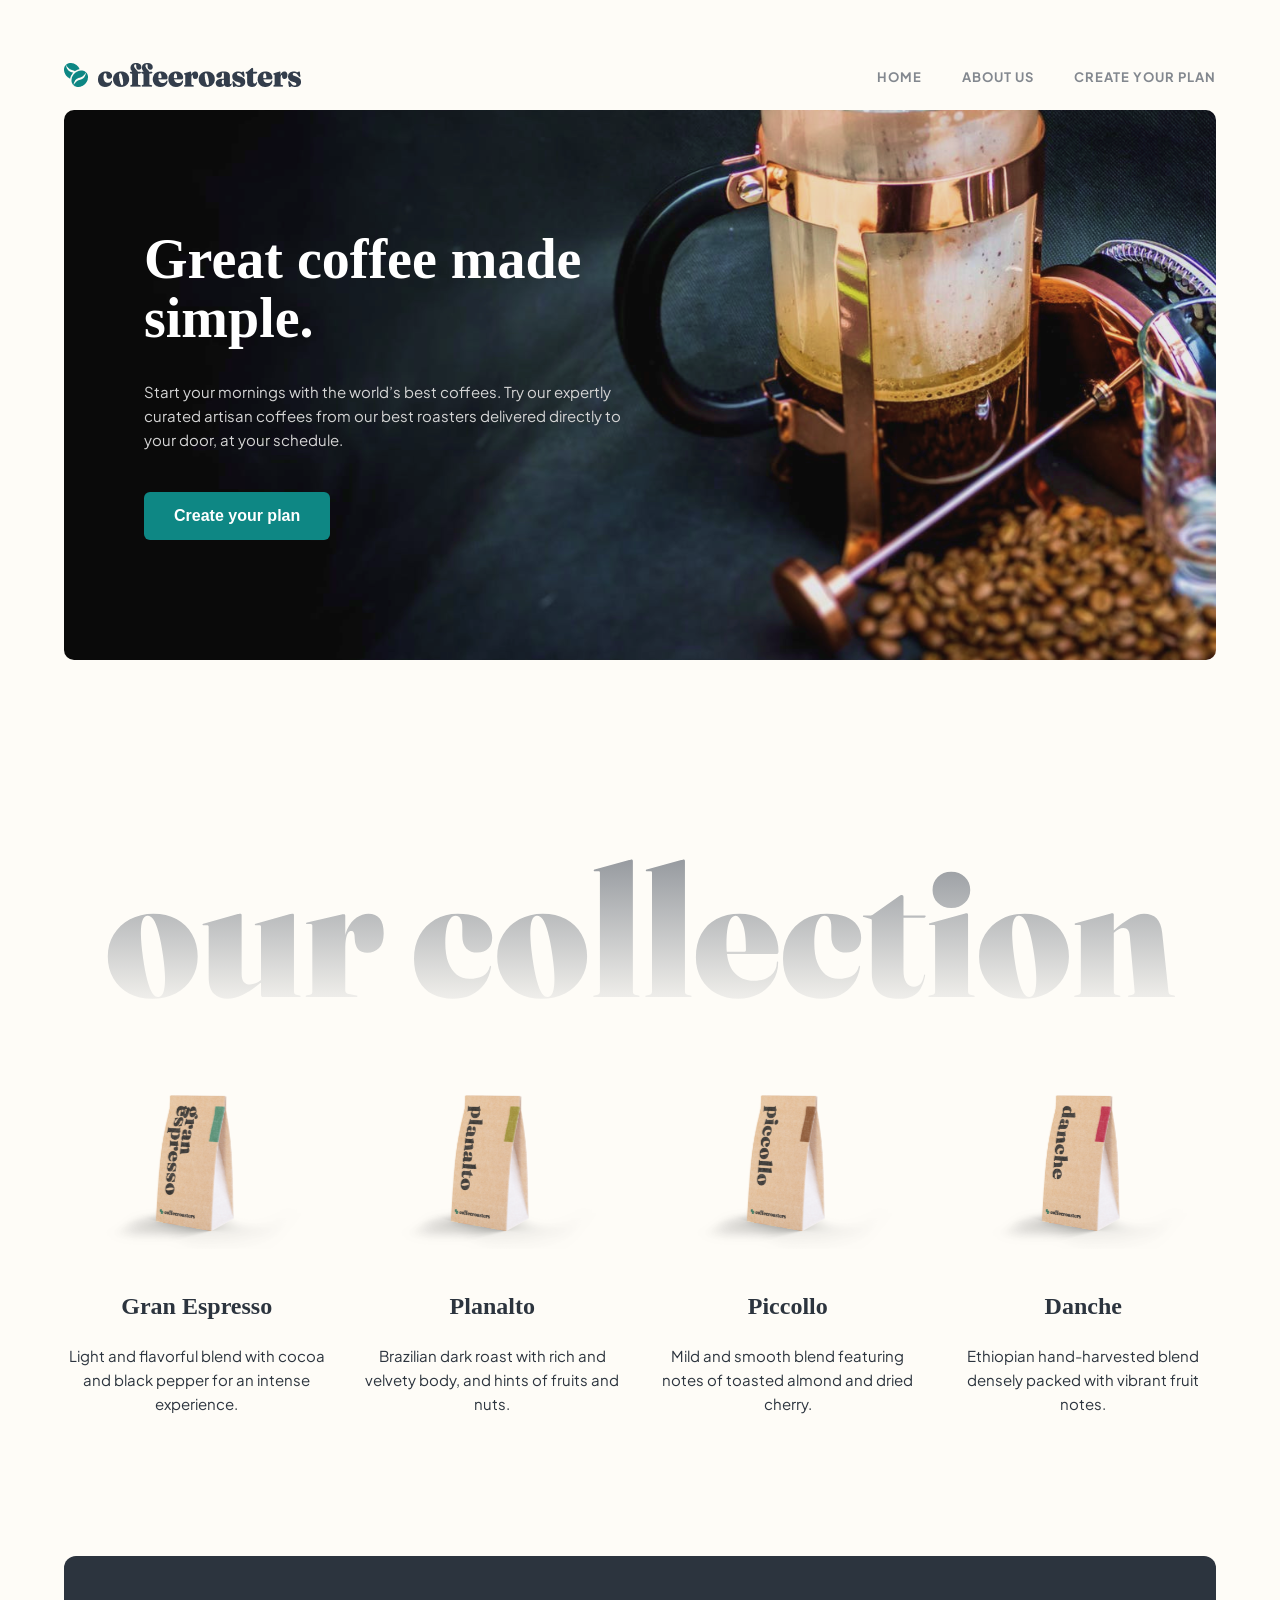
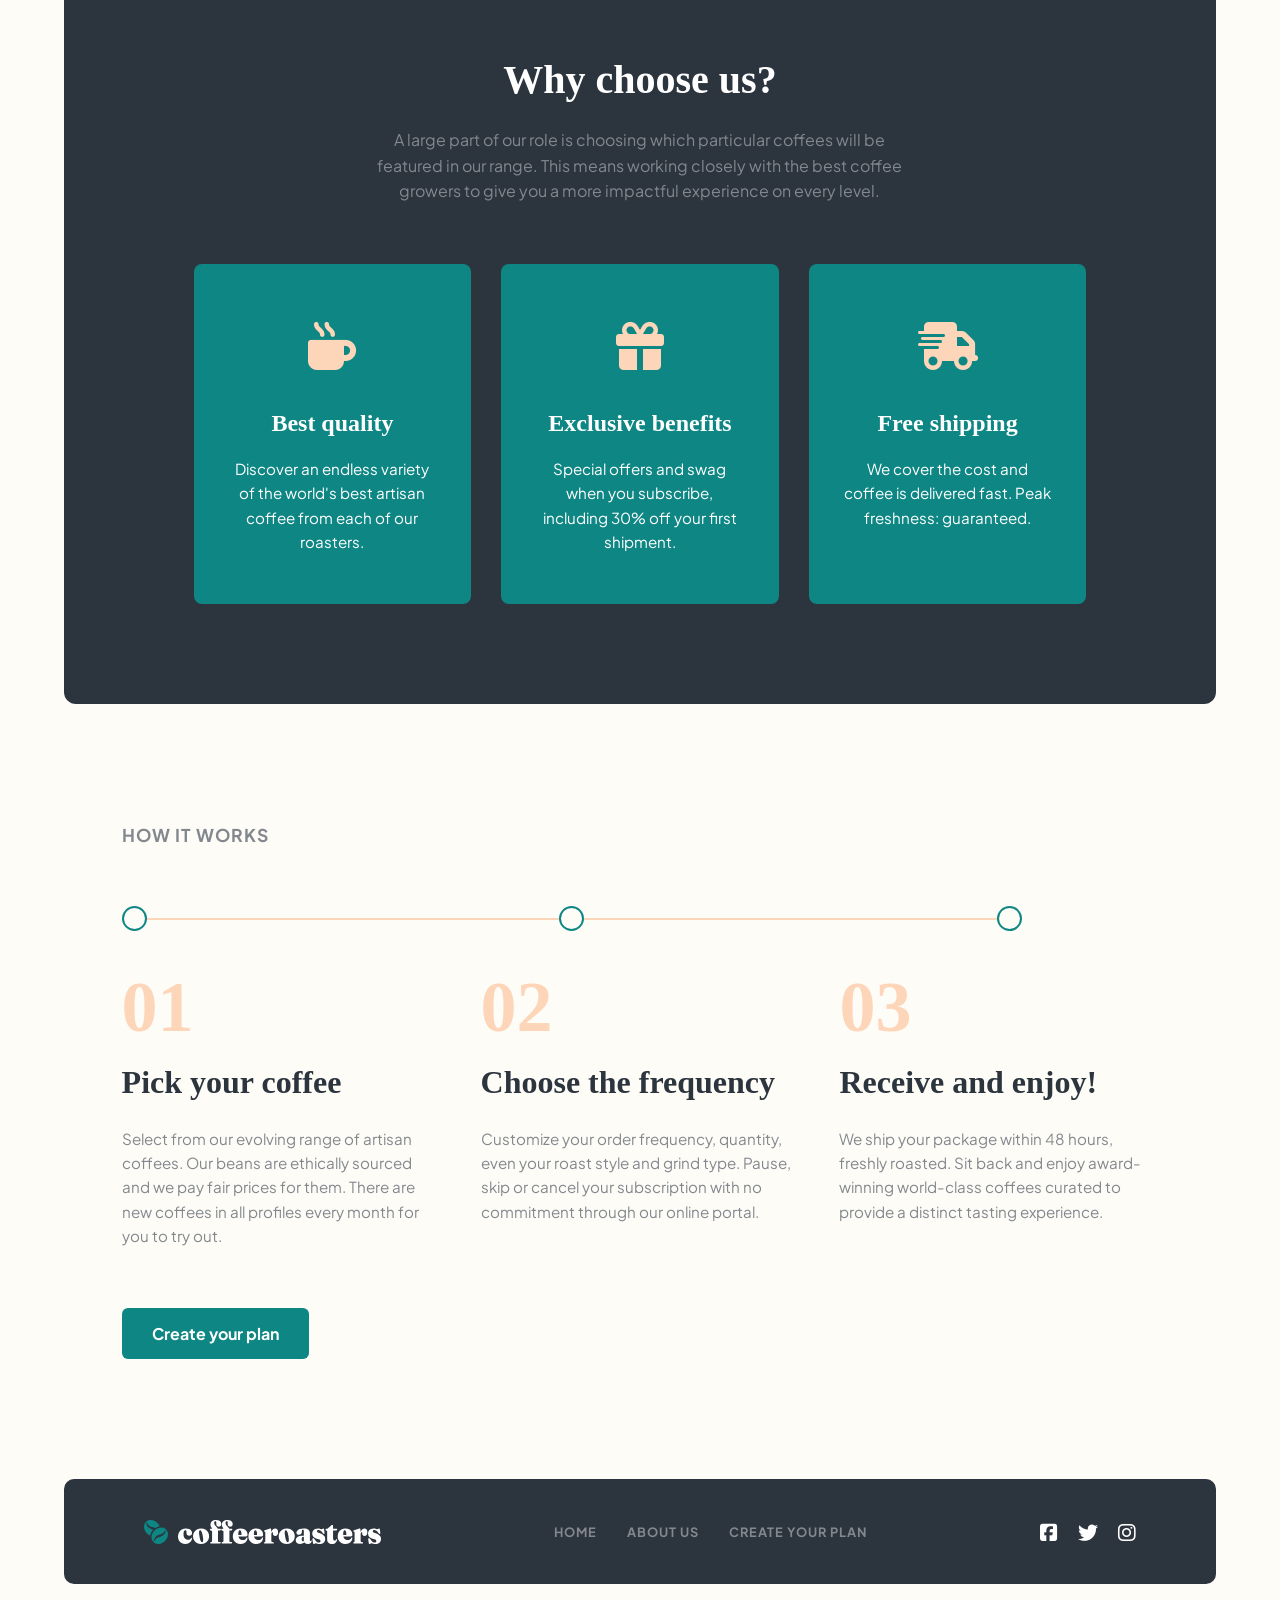
<file: index.html>
<!DOCTYPE html>
<html lang="en">

<head>
    <meta charset="UTF-8">
    <meta name="viewport" content="width=device-width, initial-scale=1.0">

    <!-- google fonts  -->
    <link rel="preconnect" href="https://fonts.googleapis.com">
    <link rel="preconnect" href="https://fonts.gstatic.com" crossorigin>
    <link
        href="https://fonts.googleapis.com/css2?family=Barlow:ital,wght@0,100;0,200;0,300;0,400;0,500;0,600;0,700;0,800;0,900;1,100;1,200;1,300;1,400;1,500;1,600;1,700;1,800;1,900&family=Plus+Jakarta+Sans:ital,wght@0,200..800;1,200..800&display=swap"
        rel="stylesheet">
    <link rel="preconnect" href="https://fonts.googleapis.com">
    <link rel="preconnect" href="https://fonts.gstatic.com" crossorigin>
    <link
        href="https://fonts.googleapis.com/css2?family=Barlow:ital,wght@0,100;0,200;0,300;0,400;0,500;0,600;0,700;0,800;0,900;1,100;1,200;1,300;1,400;1,500;1,600;1,700;1,800;1,900&family=Fraunces:ital,opsz,wght@0,9..144,100..900;1,9..144,100..900&family=Plus+Jakarta+Sans:ital,wght@0,200..800;1,200..800&display=swap"
        rel="stylesheet">
    <link rel="preconnect" href="https://fonts.googleapis.com">
    <link rel="preconnect" href="https://fonts.gstatic.com" crossorigin>
    <link
        href="https://fonts.googleapis.com/css2?family=Barlow:ital,wght@0,100;0,200;0,300;0,400;0,500;0,600;0,700;0,800;0,900;1,100;1,200;1,300;1,400;1,500;1,600;1,700;1,800;1,900&family=Fraunces:ital,opsz,wght@0,9..144,100..900;1,9..144,100..900&family=Plus+Jakarta+Sans:ital,wght@0,200..800;1,200..800&display=swap"
        rel="stylesheet">

    <!-- Include FontAwesome for icons -->
    <link rel="stylesheet" href="https://cdnjs.cloudflare.com/ajax/libs/font-awesome/6.4.0/css/all.min.css">

    <!-- Include FontAwesome for Social Media Icons -->
    <link rel="stylesheet" href="https://cdnjs.cloudflare.com/ajax/libs/font-awesome/6.4.0/css/all.min.css">

    <title>coffeeshop</title>
    <link rel="stylesheet" href="./styles/style.css">
</head>

<body>
    <!-- header -->

    <header>
        <div class="navbar">
            <div class="logo">
                <a href="./index.html">
                    <img src="./imags/Logo.png" alt="logo">
                </a>
            </div>

            <nav>
                <ul class="links">
                    <li><a href="./index.html">HOME</a></li>
                    <li><a href="./pages/ABOUTUS.html">ABOUT US</a></li>
                    <li><a href="./pages/CREATION.html">Create your plan</a></li>
                </ul>
            </nav>
        </div>
        <div class="hero-section">
            <div class="hero-img">
                <img src="./imags/Bitmap.svg" alt="hero-pic">
            </div>
            <div class="hero-text">
                <h1>Great coffee
                    made simple.</h1>
                <p>
                    Start your mornings with the world’s best coffees. Try our expertly curated artisan coffees from our
                    best roasters delivered directly to your door, at your schedule.
                </p>
                <button>Create your plan</button>
            </div>
        </div>
    </header>

    <!--  collections   -->

    <section>

        <div class="collcetions">
            <div class="collection-header">
                <img src="./imags/Collection Header.svg" alt="collection-header">
            </div>
            <div class="Collection-Items">

                <div class="cards">
                    <img src="./imags/Coffee01.svg" alt="coffee01">
                    <h2>Gran Espresso</h2>
                    <p>Light and flavorful blend with cocoa and black pepper for an intense experience.</p>
                </div>

                <div class="cards">
                    <img src="./imags/Coffee02.svg" alt="coffee02">
                    <h2>Planalto</h2>
                    <p>Brazilian dark roast with rich and velvety body, and hints of fruits and nuts.</p>
                </div>

                <div class="cards">
                    <img src="./imags/Coffee03.svg" alt="coffee03">
                    <h2>Piccollo</h2>
                    <p>Mild and smooth blend featuring notes of toasted almond and dried cherry.</p>
                </div>

                <div class="cards">
                    <img src="./imags/Coffee04.svg" alt="coffee04">
                    <h2>Danche</h2>
                    <p>Ethiopian hand-harvested blend densely packed with vibrant fruit notes.</p>
                </div>

            </div>
        </div>
    </section>

    <!-- Why Choose Us Section -->
    <section class="why-choose">
        <div class="container">
            <div class="why-header">
                <h2>Why choose us?</h2>
                <p>A large part of our role is choosing which particular coffees will be featured in our range. This
                    means working closely with the best coffee growers to give you a more impactful experience on every
                    level.</p>
            </div>
            <div class="features-grid">
                <div class="feature-card">
                    <div class="feature-icon"><i class="fa-solid fa-mug-hot"></i></div>
                    <h3>Best quality</h3>
                    <p>Discover an endless variety of the world's best artisan coffee from each of our roasters.</p>
                </div>
                <div class="feature-card">
                    <div class="feature-icon"><i class="fa-solid fa-gift"></i></div>
                    <h3>Exclusive benefits</h3>
                    <p>Special offers and swag when you subscribe, including 30% off your first shipment.</p>
                </div>
                <div class="feature-card">
                    <div class="feature-icon"><i class="fa-solid fa-truck-fast"></i></div>
                    <h3>Free shipping</h3>
                    <p>We cover the cost and coffee is delivered fast. Peak freshness: guaranteed.</p>
                </div>
            </div>
        </div>
    </section>

    <!-- How It Works Section -->
    <section class="how-it-works">
        <div class="container">
            <h2 class="section-subtitle">How it works</h2>

            <div class="steps-container">
                <!-- Timeline Line and Dots -->
                <div class="timeline-wrapper">
                    <div class="timeline-line"></div>
                    <div class="timeline-dot"></div>
                    <div class="timeline-dot"></div>
                    <div class="timeline-dot"></div>
                </div>

                <!-- Steps Grid -->
                <div class="steps-grid">
                    <div class="step-card">
                        <span class="step-number">01</span>
                        <h3>Pick your coffee</h3>
                        <p>Select from our evolving range of artisan coffees. Our beans are ethically sourced and we pay
                            fair prices for them. There are new coffees in all profiles every month for you to try out.
                        </p>
                    </div>
                    <div class="step-card">
                        <span class="step-number">02</span>
                        <h3>Choose the frequency</h3>
                        <p>Customize your order frequency, quantity, even your roast style and grind type. Pause, skip
                            or cancel your subscription with no commitment through our online portal.</p>
                    </div>
                    <div class="step-card">
                        <span class="step-number">03</span>
                        <h3>Receive and enjoy!</h3>
                        <p>We ship your package within 48 hours, freshly roasted. Sit back and enjoy award-winning
                            world-class coffees curated to provide a distinct tasting experience.</p>
                    </div>
                </div>
            </div>

            <div class="action-container">
                <a href="#" class="btn-primary">Create your plan</a>
            </div>
        </div>
    </section>

    <!-- Footer Section -->
    <footer class="footer">
        <div class="container footer-container">
            <!-- Logo -->
            <div class="footer-logo">
                <!-- <span class="logo-icon">☕</span> coffeeroasters -->
                <img src="./imags/Footer Logo.svg" alt="Footer-logo">
            </div>

            <!-- Navigation Links -->
            <nav class="footer-nav">
                <a href="./index.html">Home</a>
                <a href="./pages/ABOUTUS.html">About Us</a>
                <a href="./pages/CREATION.html">Create Your Plan</a>
            </nav>

            <!-- Social Icons -->
            <div class="social-icons">
                <a href="#" aria-label="Facebook"><i class="fa-brands fa-square-facebook"></i></a>
                <a href="#" aria-label="Twitter"><i class="fa-brands fa-twitter"></i></a>
                <a href="#" aria-label="Instagram"><i class="fa-brands fa-instagram"></i></a>
            </div>
        </div>
    </footer>

</body>

</html>
</file>
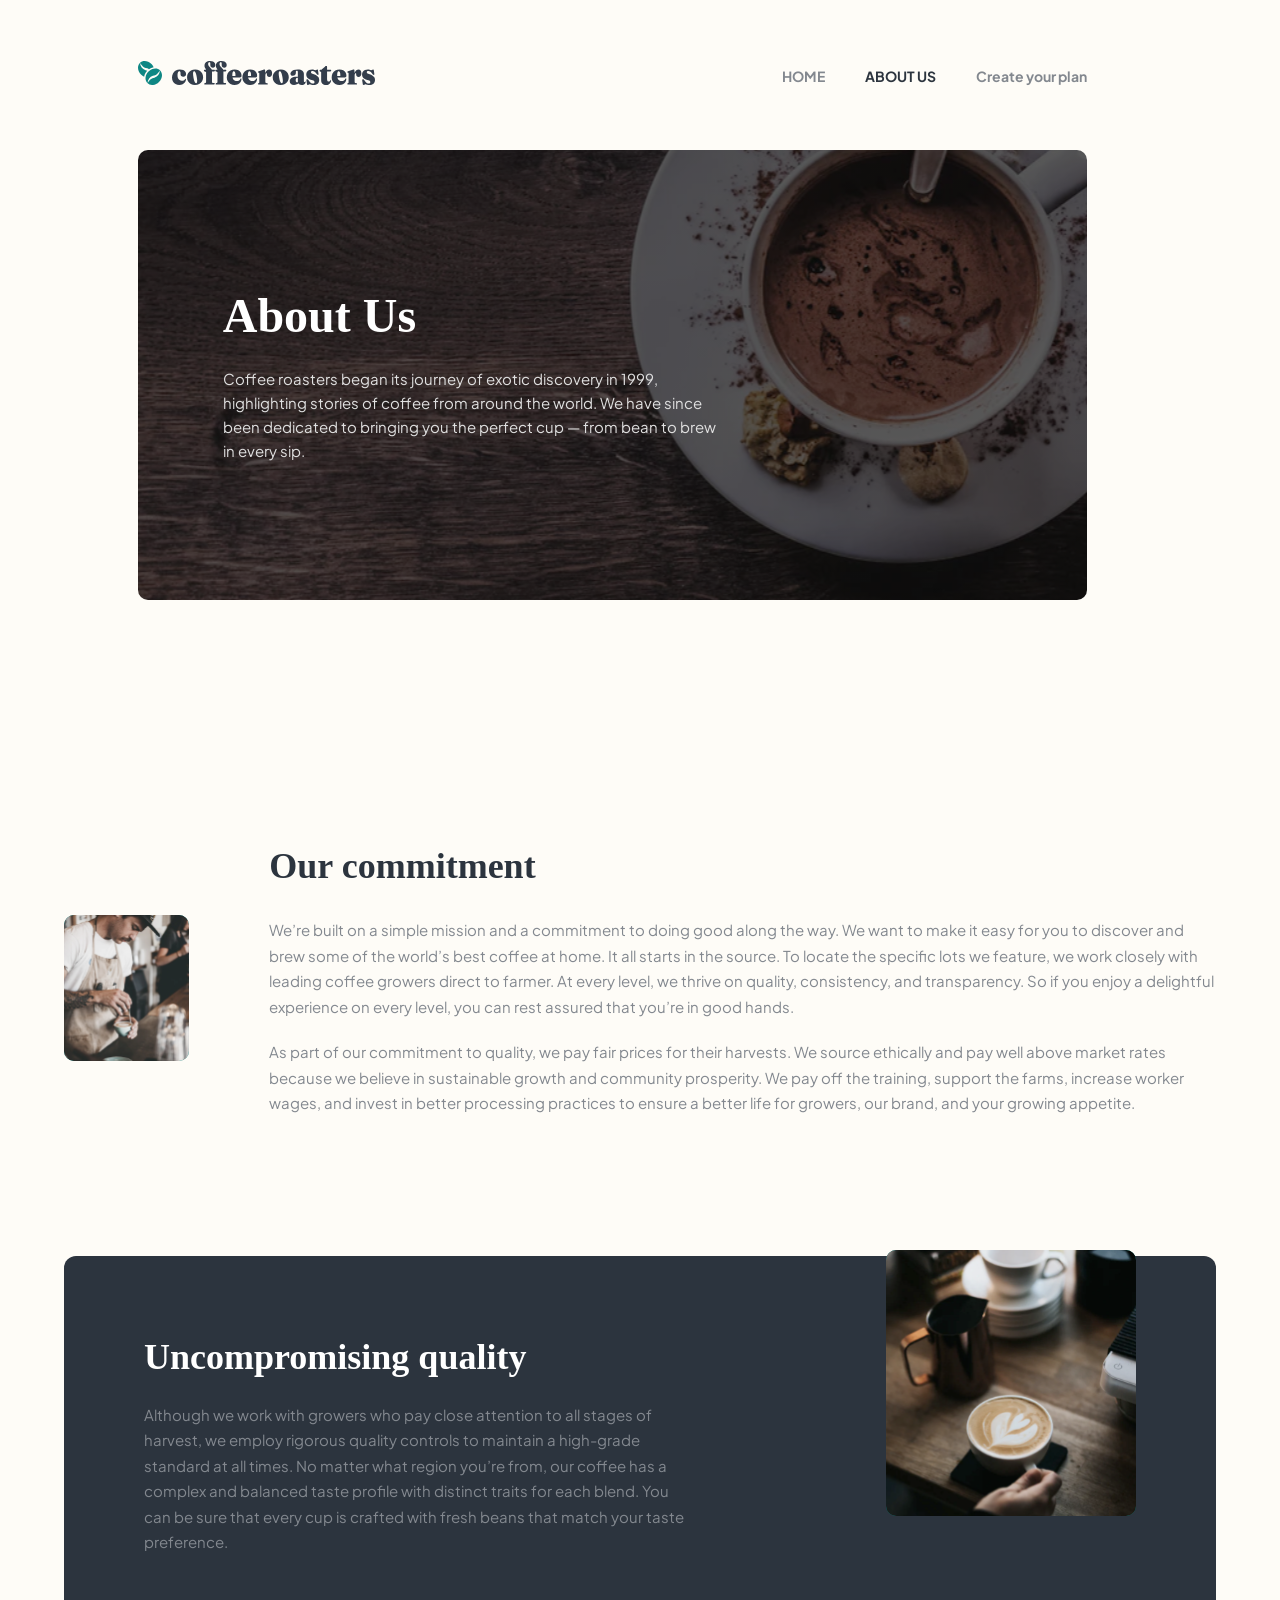
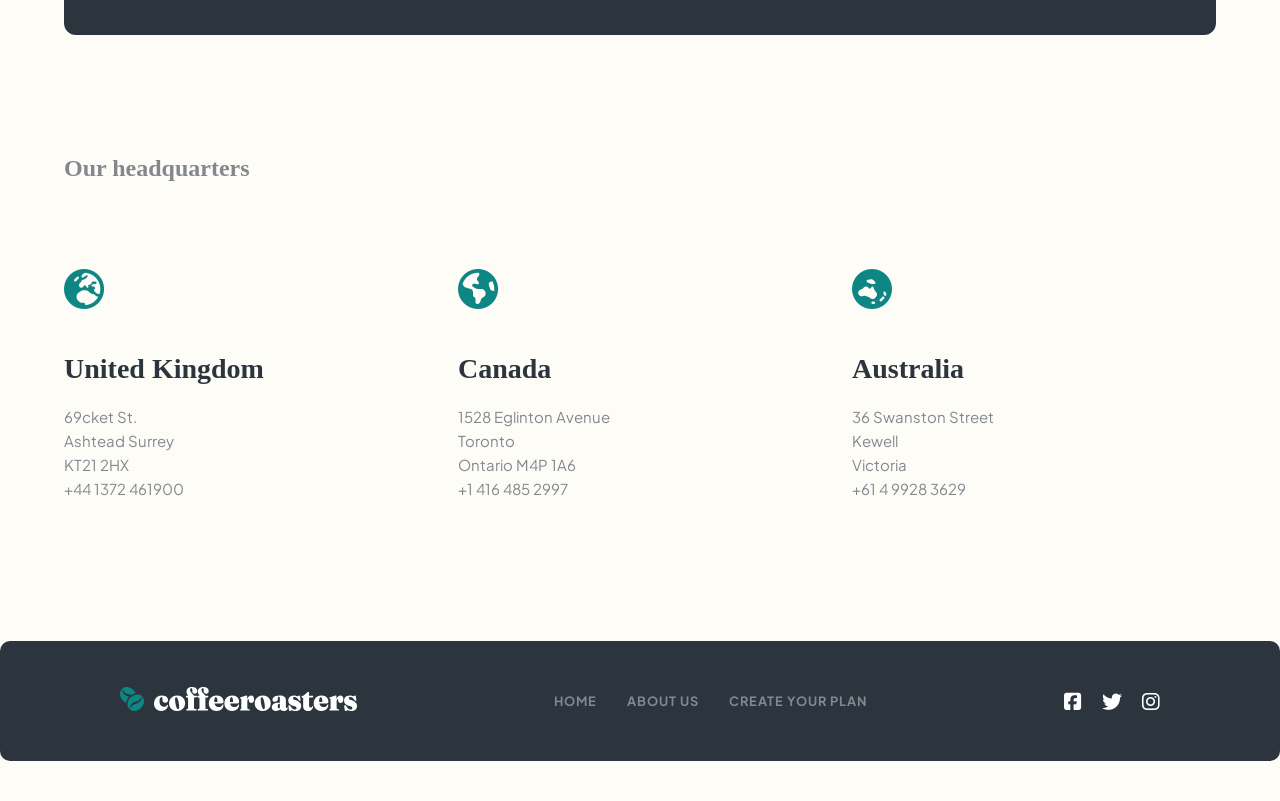
<file: pages/ABOUTUS.html>
<!DOCTYPE html>
<html lang="en">

<head>
    <meta charset="UTF-8">
    <meta name="viewport" content="width=device-width, initial-scale=1.0">

    <!-- Google Fonts -->
    <link rel="preconnect" href="https://fonts.googleapis.com">
    <link rel="preconnect" href="https://fonts.gstatic.com" crossorigin>
    <link href="https://fonts.googleapis.com/css2?family=Plus+Jakarta+Sans:ital,wght@0,200..800;1,200..800&display=swap"
        rel="stylesheet">

    <!-- FontAwesome for Social Media Icons -->
    <link rel="stylesheet" href="https://cdnjs.cloudflare.com/ajax/libs/font-awesome/6.4.0/css/all.min.css">

    <title>About Us - Coffeeshop</title>

    <link rel="stylesheet" href="../styles/styles2.css">
</head>

<body>
    <!-- Header / Navbar -->
    <header>
        <div class="navbar">
            <div class="logo">
                <a href="../index.html">
                    <img src="../imags/Logo.svg" alt="logo">
                </a>
            </div>

            <nav>
                <ul class="links">
                    <li><a href="../index.html">HOME</a></li>
                    <li><a href="./ABOUTUS.html" class="active">ABOUT US</a></li>
                    <li><a href="./CREATION.html">Create your plan</a></li>
                </ul>
            </nav>
        </div>

        <!-- About Hero Section -->
        <div class="about-hero">
            <div class="about-hero-text">
                <h1>About Us</h1>
                <p>Coffee roasters began its journey of exotic discovery in 1999, highlighting stories of coffee from
                    around the world. We have since been dedicated to bringing you the perfect cup — from bean to brew
                    in every sip.</p>
            </div>
        </div>
    </header>

    <!-- Our Commitment Section -->
    <section class="commitment-section">
        <div class="container commitment-container">
            <div class="commitment-img">
                <img src="../imags/human-pic.svg" alt="Barista making coffee">
            </div>
            <div class="commitment-text">
                <h2>Our commitment</h2>
                <p>We’re built on a simple mission and a commitment to doing good along the way. We want to make it easy
                    for you to discover and brew some of the world’s best coffee at home. It all starts in the source.
                    To locate the specific lots we feature, we work closely with leading coffee growers direct to
                    farmer. At every level, we thrive on quality, consistency, and transparency. So if you enjoy a
                    delightful experience on every level, you can rest assured that you’re in good hands.</p>
                <p>As part of our commitment to quality, we pay fair prices for their harvests. We source ethically and
                    pay well above market rates because we believe in sustainable growth and community prosperity. We
                    pay off the training, support the farms, increase worker wages, and invest in better processing
                    practices to ensure a better life for growers, our brand, and your growing appetite.</p>
            </div>
        </div>
    </section>

    <!-- Uncompromising Quality Section -->
    <section class="quality-section">
        <div class="container quality-card">
            <div class="quality-text">
                <h2>Uncompromising quality</h2>
                <p>Although we work with growers who pay close attention to all stages of harvest, we employ rigorous
                    quality controls to maintain a high-grade standard at all times. No matter what region you’re from,
                    our coffee has a complex and balanced taste profile with distinct traits for each blend. You can be
                    sure that every cup is crafted with fresh beans that match your taste preference.</p>
            </div>
            <div class="quality-img">
                <img src="../imags/coffie-2.svg" alt="Cup of coffee">
            </div>
        </div>
    </section>

    <!-- Our Headquarters Section -->
    <section class="headquarters-section">
        <div class="container">
            <h2 class="hq-title">Our headquarters</h2>
            <div class="hq-grid">
                <!-- UK -->
                <div class="hq-card">
                    <div class="hq-icon"><i class="fa-solid fa-earth-europe"></i></div>
                    <h3>United Kingdom</h3>
                    <p>69cket St.<br>Ashtead Surrey<br>KT21 2HX<br>+44 1372 461900</p>
                </div>
                <!-- Canada -->
                <div class="hq-card">
                    <div class="hq-icon"><i class="fa-solid fa-earth-americas"></i></div>
                    <h3>Canada</h3>
                    <p>1528 Eglinton Avenue<br>Toronto<br>Ontario M4P 1A6<br>+1 416 485 2997</p>
                </div>
                <!-- Australia -->
                <div class="hq-card">
                    <div class="hq-icon"><i class="fa-solid fa-earth-oceania"></i></div>
                    <h3>Australia</h3>
                    <p>36 Swanston Street<br>Kewell<br>Victoria<br>+61 4 9928 3629</p>
                </div>
            </div>
        </div>
    </section>

    <!-- Footer Section -->
    <footer class="footer">
        <div class="container footer-container">
            <div class="footer-logo">
                <img src="../imags/Footer Logo.svg" alt="Footer-logo">
            </div>
            <nav class="footer-nav">
                <a href="../index.html">Home</a>
                <a href="./ABOUTUS.html">About Us</a>
                <a href="./CREATION.html">Create Your Plan</a>
            </nav>
            <div class="social-icons">
                <a href="#" aria-label="Facebook"><i class="fa-brands fa-square-facebook"></i></a>
                <a href="#" aria-label="Twitter"><i class="fa-brands fa-twitter"></i></a>
                <a href="#" aria-label="Instagram"><i class="fa-brands fa-instagram"></i></a>
            </div>
        </div>
    </footer>
</body>

</html>
</file>
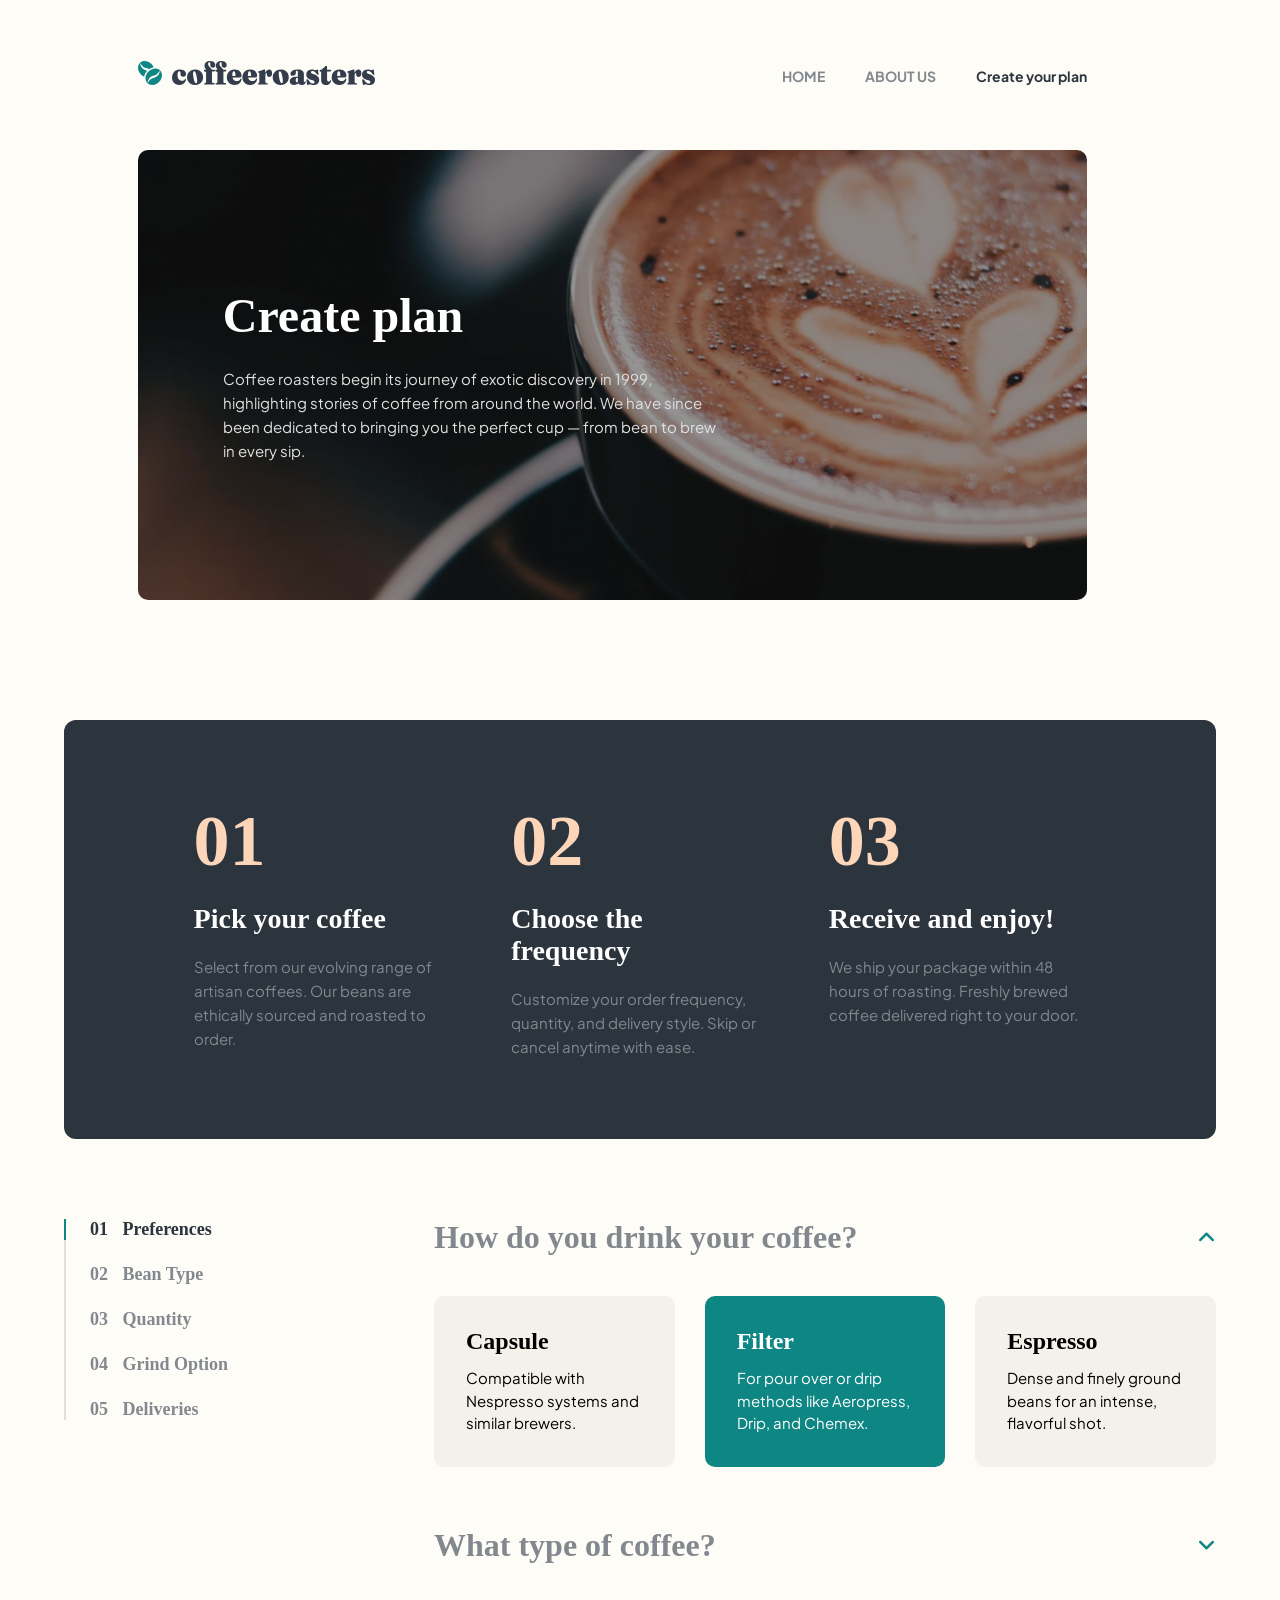
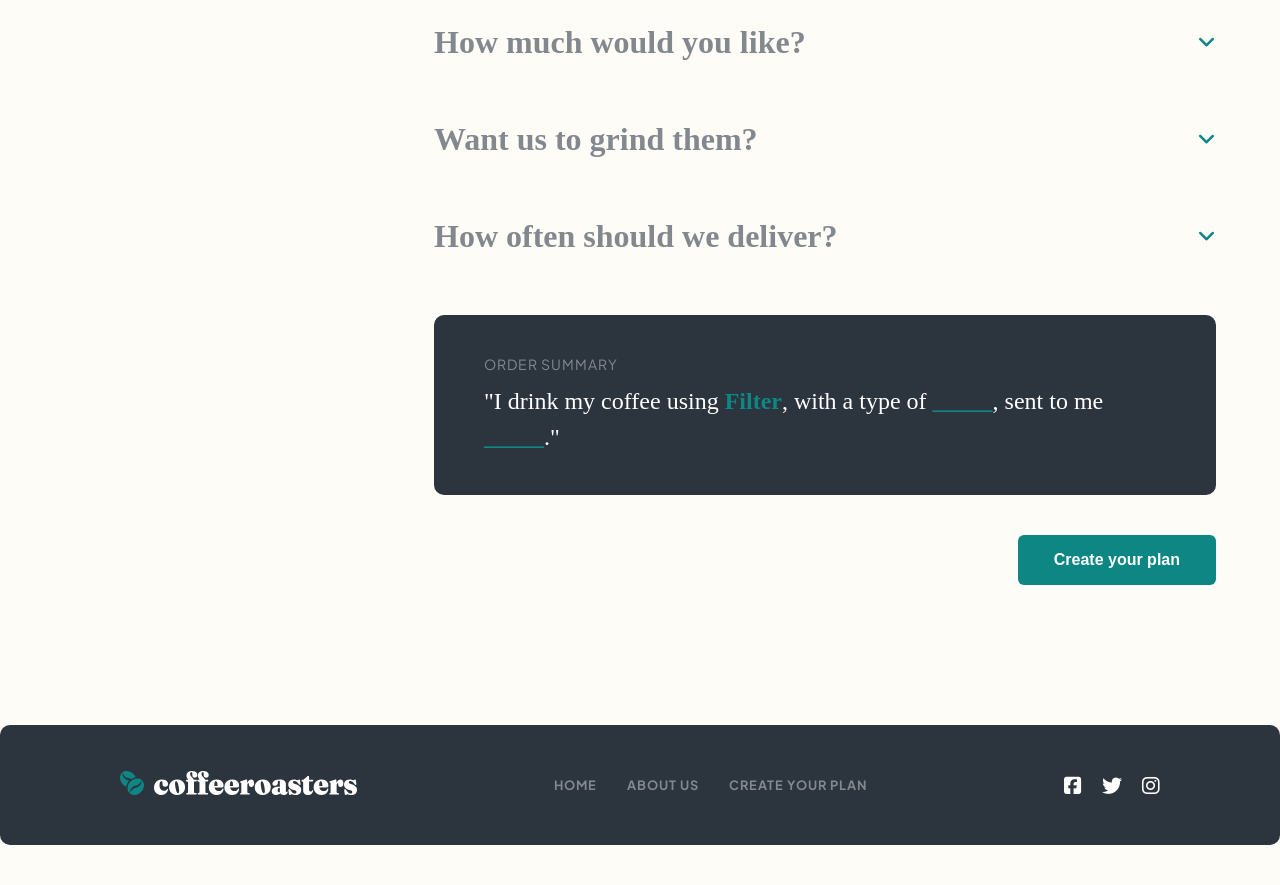
<file: pages/CREATION.html>
<!DOCTYPE html>
<html lang="en">

<head>
    <meta charset="UTF-8">
    <meta name="viewport" content="width=device-width, initial-scale=1.0">

    <!-- Google Fonts -->
    <link rel="preconnect" href="https://fonts.googleapis.com">
    <link rel="preconnect" href="https://fonts.gstatic.com" crossorigin>
    <link href="https://fonts.googleapis.com/css2?family=Plus+Jakarta+Sans:ital,wght@0,200..800;1,200..800&display=swap"
        rel="stylesheet">

    <!-- FontAwesome for Icons -->
    <link rel="stylesheet" href="https://cdnjs.cloudflare.com/ajax/libs/font-awesome/6.4.0/css/all.min.css">

    <title>Create Your Plan - Coffeeshop</title>
    <link rel="stylesheet" href="../styles/styles3.css">
</head>

<body>
    <!-- Header / Navbar -->
    <header>
        <div class="navbar">
            <div class="logo">
                <a href="../index.html">
                    <img src="../imags/Logo.svg" alt="logo">
                </a>
            </div>

            <nav>
                <ul class="links">
                    <li><a href="../index.html">HOME</a></li>
                    <li><a href="./ABOUTUS.html">ABOUT US</a></li>
                    <li><a href="./CREATION.html" class="active">Create your plan</a></li>
                </ul>
            </nav>
        </div>

        <!-- Plan Hero Section -->
        <div class="plan-hero">
            <div class="plan-hero-text">
                <h1>Create plan</h1>
                <p>Coffee roasters begin its journey of exotic discovery in 1999, highlighting stories of coffee from
                    around the world. We have since been dedicated to bringing you the perfect cup — from bean to brew
                    in every sip.</p>
            </div>
        </div>
    </header>

    <!-- How It Works Section (Steps) -->
    <section class="plan-steps-section">
        <div class="container plan-steps-container">
            <div class="plan-step-card">
                <h2>01</h2>
                <h3>Pick your coffee</h3>
                <p>Select from our evolving range of artisan coffees. Our beans are ethically sourced and roasted to
                    order.</p>
            </div>
            <div class="plan-step-card">
                <h2>02</h2>
                <h3>Choose the frequency</h3>
                <p>Customize your order frequency, quantity, and delivery style. Skip or cancel anytime with ease.</p>
            </div>
            <div class="plan-step-card">
                <h2>03</h2>
                <h3>Receive and enjoy!</h3>
                <p>We ship your package within 48 hours of roasting. Freshly brewed coffee delivered right to your door.
                </p>
            </div>
        </div>
    </section>

    <!-- Order Builder Section -->
    <section class="order-section">
        <div class="container order-grid">
            <!-- Sidebar Navigation -->
            <div class="order-sidebar">
                <a href="#preference" class="order-link active"><span>01</span> Preferences</a>
                <a href="#bean-type" class="order-link"><span>02</span> Bean Type</a>
                <a href="#quantity" class="order-link"><span>03</span> Quantity</a>
                <a href="#grind-option" class="order-link"><span>04</span> Grind Option</a>
                <a href="#deliveries" class="order-link"><span>05</span> Deliveries</a>
            </div>

            <!-- Options Content Area -->
            <div class="order-content">
                <!-- Question 1 -->
                <div class="question-block" id="preference">
                    <h3>How do you drink your coffee? <i class="fa-solid fa-angle-up"></i></h3>
                    <div class="options-grid">
                        <div class="option-card">
                            <h4>Capsule</h4>
                            <p>Compatible with Nespresso systems and similar brewers.</p>
                        </div>
                        <div class="option-card selected">
                            <h4>Filter</h4>
                            <p>For pour over or drip methods like Aeropress, Drip, and Chemex.</p>
                        </div>
                        <div class="option-card">
                            <h4>Espresso</h4>
                            <p>Dense and finely ground beans for an intense, flavorful shot.</p>
                        </div>
                    </div>
                </div>

                <!-- Question 2 -->
                <div class="question-block" id="bean-type">
                    <h3>What type of coffee? <i class="fa-solid fa-angle-down"></i></h3>
                </div>

                <!-- Question 3 -->
                <div class="question-block" id="quantity">
                    <h3>How much would you like? <i class="fa-solid fa-angle-down"></i></h3>
                </div>

                <!-- Question 4 -->
                <div class="question-block" id="grind-option">
                    <h3>Want us to grind them? <i class="fa-solid fa-angle-down"></i></h3>
                </div>

                <!-- Question 5 -->
                <div class="question-block" id="deliveries">
                    <h3>How often should we deliver? <i class="fa-solid fa-angle-down"></i></h3>
                </div>

                <!-- Summary Box -->
                <div class="order-summary-box">
                    <span>Order Summary</span>
                    <p>"I drink my coffee using <strong>Filter</strong>, with a type of <strong>_____</strong>, sent to
                        me <strong>_____</strong>."</p>
                </div>

                <div class="order-btn-wrapper">
                    <button class="btn-create">Create your plan</button>
                </div>
            </div>
        </div>
    </section>

    <!-- Footer Section -->
    <footer class="footer">
        <div class="container footer-container">
            <div class="footer-logo">
                <img src="../imags/Footer Logo.svg" alt="Footer-logo">
            </div>
            <nav class="footer-nav">
                <a href="../index.html">Home</a>
                <a href="./ABOUTUS.html">About Us</a>
                <a href="./CREATION.html">Create Your Plan</a>
            </nav>
            <div class="social-icons">
                <a href="#" aria-label="Facebook"><i class="fa-brands fa-square-facebook"></i></a>
                <a href="#" aria-label="Twitter"><i class="fa-brands fa-twitter"></i></a>
                <a href="#" aria-label="Instagram"><i class="fa-brands fa-instagram"></i></a>
            </div>
        </div>
    </footer>
</body>

</html>
</file>
<file: styles/style.css>
* {
    margin: 0;
    padding: 0;
    box-sizing: border-box;
}

:root {
    --dark-blue: #2c343e;
    --teal: #0e8784;
    --pale-orange: #fdd6ba;
    --gray-text: #83888f;
    --bg-color: #fefcf7;
}

body {
    font-family: "Plus Jakarta Sans", sans-serif;
    background-color: var(--bg-color);
    margin: 0;
    color: var(--dark-blue);
}

.container {
    width: 90%;
    max-width: 1200px;
    margin: 0 auto;
}

/* ================= HEADER & NAVBAR ================= */
header {
    padding: 40px 0 50px 0;
}

.navbar {
    width: 90%;
    max-width: 1200px;
    height: 70px;
    margin: 0 auto;
    display: flex;
    align-items: center;
    justify-content: space-between;
}

.logo img {
    height: 24px;
    display: block;
}

.links {
    display: flex;
    align-items: center;
    gap: 40px;
    list-style: none;
}

.links a {
    text-decoration: none;
    color: var(--gray-text);
    font-size: 13px;
    font-weight: 700;
    letter-spacing: 1px;
    text-transform: uppercase;
    transition: color 0.3s;
}

.links a:hover {
    color: var(--dark-blue);
}

/* ================= HERO SECTION ================= */
.hero-section {
    width: 90%;
    max-width: 1200px;
    min-height: 550px;
    margin: 0 auto;
    position: relative;
    border-radius: 10px;
    overflow: hidden;
    display: flex;
    align-items: center;
}

.hero-img {
    position: absolute;
    top: 0;
    left: 0;
    width: 100%;
    height: 100%;
    z-index: 1;
}

.hero-img img {
    width: 100%;
    height: 100%;
    object-fit: cover;
}

.hero-text {
    position: relative;
    z-index: 2;
    width: 500px;
    margin-left: 80px;
    color: white;
}

.hero-text h1 {
    font-family: Georgia, serif;
    font-size: 56px;
    line-height: 1.05;
    margin-bottom: 32px;
}

.hero-text p {
    font-size: 15px;
    line-height: 1.6;
    color: #d5d5d5;
    margin-bottom: 40px;
}

.hero-text button,
.btn-primary {
    border: none;
    border-radius: 6px;
    background-color: var(--teal);
    color: white;
    padding: 15px 30px;
    font-size: 16px;
    font-weight: bold;
    cursor: pointer;
    text-decoration: none;
    display: inline-block;
    transition: background-color 0.3s ease;
}

.hero-text button:hover,
.btn-primary:hover {
    background-color: #66d2ce;
    color: var(--dark-blue);
}

/* ================= COLLECTIONS SECTION ================= */
section .collcetions {
    width: 90%;
    max-width: 1200px;
    margin: 120px auto 140px auto;
    position: relative;
}

.collection-header {
    text-align: center;
    margin-bottom: 60px;
}

.collection-header img {
    max-width: 100%;
    height: auto;
    display: block;
    margin: 0 auto;
}

.Collection-Items {
    display: grid;
    grid-template-columns: repeat(4, 1fr);
    gap: 30px;
}

.cards {
    text-align: center;
}

.cards img {
    width: 100%;
    max-width: 220px;
    height: auto;
    margin-bottom: 40px;
}

.Collection-Items h2 {
    font-size: 24px;
    font-weight: 900;
    font-family: Georgia, serif;
    color: var(--dark-blue);
    margin-bottom: 24px;
}

.Collection-Items p {
    font-weight: 400;
    font-size: 15px;
    color: var(--dark-blue);
    line-height: 1.6;
}

/* ================= WHY CHOOSE US ================= */
.why-choose {
    background-color: var(--dark-blue);
    color: white;
    padding: 100px 80px;
    border-radius: 12px;
    width: 90%;
    max-width: 1200px;
    margin: 0 auto 120px auto;
}

.why-header {
    text-align: center;
    max-width: 540px;
    margin: 0 auto 60px auto;
}

.why-header h2 {
    font-family: Georgia, serif;
    font-size: 2.5rem;
    margin-bottom: 24px;
}

.why-header p {
    color: var(--gray-text);
    font-size: 1rem;
    line-height: 1.6;
}

.features-grid {
    display: grid;
    grid-template-columns: repeat(3, 1fr);
    gap: 30px;
}

.feature-card {
    background-color: var(--teal);
    padding: 50px 35px;
    border-radius: 8px;
    text-align: center;
    display: flex;
    flex-direction: column;
    align-items: center;
    transition: transform 0.3s ease;
}

.feature-card:hover {
    transform: translateY(-5px);
}

.feature-icon {
    font-size: 3rem;
    color: var(--pale-orange);
    margin-bottom: 35px;
}

.feature-card h3 {
    font-family: Georgia, serif;
    font-size: 1.5rem;
    margin-bottom: 20px;
    color: white;
}

.feature-card p {
    color: white;
    font-size: 0.95rem;
    line-height: 1.6;
}

/* ================= HOW IT WORKS ================= */
.how-it-works {
    width: 90%;
    max-width: 1200px;
    margin: 0 auto 120px auto;
}

.section-subtitle {
    color: var(--gray-text);
    font-size: 1.1rem;
    text-transform: uppercase;
    font-weight: 700;
    letter-spacing: 1px;
    margin-bottom: 60px;
}

.steps-container {
    position: relative;
    margin-bottom: 60px;
}

.timeline-wrapper {
    display: flex;
    justify-content: space-between;
    position: relative;
    max-width: 900px;
    margin-bottom: 40px;
}

.timeline-line {
    position: absolute;
    top: 50%;
    left: 0;
    right: 0;
    height: 2px;
    background-color: var(--pale-orange);
    transform: translateY(-50%);
    z-index: 1;
}

.timeline-dot {
    width: 25px;
    height: 25px;
    border: 2px solid var(--teal);
    background-color: var(--bg-color);
    border-radius: 50%;
    z-index: 2;
}

.steps-grid {
    display: grid;
    grid-template-columns: repeat(3, 1fr);
    gap: 40px;
}

.step-card .step-number {
    font-family: Georgia, serif;
    font-size: 4.5rem;
    font-weight: bold;
    color: var(--pale-orange);
    display: block;
    margin-bottom: 20px;
    line-height: 1;
}

.step-card h3 {
    font-family: Georgia, serif;
    font-size: 2rem;
    color: var(--dark-blue);
    margin-bottom: 25px;
    line-height: 1.2;
}

.step-card p {
    color: var(--gray-text);
    font-size: 0.95rem;
    line-height: 1.6;
}

.action-container {
    margin-top: 50px;
}

/* ================= FOOTER ================= */
footer {
    background-color: var(--dark-blue);
    width: 90%;
    max-width: 1200px;
    margin: 0 auto 60px auto;
    padding: 40px 80px;
    border-radius: 10px;
    display: flex;
    align-items: center;
}

.footer-container {
    display: flex;
    justify-content: space-between;
    align-items: center;
    width: 100%;
}

.footer-logo img {
    height: 24px;
    display: block;
}

.footer-nav {
    display: flex;
    gap: 30px;
}

.footer-nav a {
    text-decoration: none;
    text-transform: uppercase;
    font-size: 0.8rem;
    font-weight: 700;
    color: var(--gray-text);
    letter-spacing: 1px;
    transition: color 0.3s ease;
}

.footer-nav a:hover {
    color: white;
}

.social-icons {
    display: flex;
    gap: 20px;
}

.social-icons a {
    color: white;
    font-size: 1.25rem;
    transition: color 0.3s ease;
}

.social-icons a:hover {
    color: var(--pale-orange);
}

/* ================= RESPONSIVE MEDIA QUERIES ================= */

/* ================= TABLET RESPONSIVE ================= */
@media (min-width: 769px) and (max-width: 1024px) {

    /* Header & Navigation */
    header {
        padding: 30px 40px;
    }

    .navbar {
        width: 100%;
    }

    /* Hero Section */
    .hero-section {
        width: 100%;
        height: 480px;
    }

    .hero-img img {
        width: 100%;
        height: 480px;
        object-fit: cover;
    }

    .hero-text {
        left: 50px;
        width: 400px;
    }

    .hero-text h1 {
        font-size: 42px;
    }

    /* Collections Section - Matching tablet horizontal card layout */
    section .collcetions {
        padding: 0 40px;
        margin-bottom: 100px;
    }

    section .collcetions .Collection-Items {
        display: flex;
        flex-direction: column; /* Or row depending on exact tablet design, but keeps your card structure intact */
        gap: 30px;
        top: 80px;
    }

    section .collcetions .cards {
        width: 100%;
        display: flex;
        align-items: center;
        gap: 30px;
        text-align: left;
        height: auto;
    }

    section .collcetions .cards img {
        width: 150px;
        flex-shrink: 0;
    }

    section .collcetions .Collection-Items p {
        padding-top: 10px;
    }

    /* Why Choose Us Section */
    .why-choose {
        padding: 60px 40px;
        width: 90%;
        margin: 0 auto 80px auto;
    }

    .features-grid {
        grid-template-columns: repeat(3, 1fr);
        gap: 20px;
    }

    .feature-card {
        padding: 30px 20px;
    }

    /* How It Works Section - Keeping timeline visible for tablet */
    .timeline-wrapper {
        display: flex; /* Keeps the timeline dots and line visible on tablet */
    }

    .steps-grid {
        grid-template-columns: repeat(3, 1fr);
        gap: 30px;
    }

    .step-card h3 {
        font-size: 1.6rem;
        max-width: 100%;
    }

    .step-card p {
        max-width: 100%;
    }

    /* Footer */
    footer {
        width: 90%;
        padding: 0 40px;
        margin: 60px auto 30px auto;
    }
}

/* ================= MOBILE RESPONSIVE DESIGN  ================= */
@media (max-width: 768px) {
    
    /* Header & Navigation */
    header {
        padding: 20px 15px 40px 15px;
    }

    .navbar {
        width: 100%;
        padding: 0 10px;
    }

    .links {
        gap: 15px;
    }

    .links a {
        display: none;
    }

    /* Hero Section */
    .hero-section {
        width: 100%;
        height: auto;
        min-height: 450px;
    }

    .hero-img img {
        width: 100%;
        height: 450px;
        object-fit: cover;
    }

    .hero-text {
        position: relative;
        top: auto;
        left: auto;
        transform: none;
        width: 100%;
        padding: 40px 20px;
        text-align: center;
        margin-left: 0;
    }

    .hero-text h1 {
        font-size: 34px;
        line-height: 1.1;
    }

    .hero-text p {
        font-size: 13px;
    }

    /* Collections Section - Stacked vertically for mobile */
    section .collcetions {
        padding: 0 20px;
        margin-bottom: 80px;
    }
    
    section .collcetions .Collection-Items {
        display: flex;
        flex-direction: column;
        align-items: center;
        top: 60px;
        gap: 40px;
    }

    section .collcetions .cards {
        width: 100%;
        max-width: 300px;
        text-align: center;
        height: auto;
    }

    /* Why Choose Us Section */
    .why-choose {
        padding: 50px 20px;
        margin: 20px auto;
    }

    .features-grid {
        grid-template-columns: 1fr;
        gap: 20px;
    }

    .why-header h2 {
        font-size: 2rem;
    }

    /* How It Works Section - Hide timeline line and stack vertically */
    .timeline-wrapper {
        display: none;
    }

    .steps-grid {
        grid-template-columns: 1fr;
        gap: 50px;
    }

    .step-card h3,
    .step-card p {
        max-width: 100%;
    }

    .how-it-works {
        padding: 60px 20px;
        text-align: center;
    }

    .action-container {
        text-align: center;
    }

    /* Footer */
    footer {
        height: auto;
        padding: 40px 20px;
        width: 90%;
        margin: 40px auto;
        border-radius: 10px;
    }

    .footer-container {
        flex-direction: column;
        gap: 30px;
        text-align: center;
        padding: 0;
    }

    .footer-logo {
        justify-content: center;
    }

    .footer-nav {
        flex-direction: column;
        gap: 20px;
    }

    .social-icons {
        justify-content: center;
    }
}
</file>
<file: styles/styles2.css>
* {
    margin: 0;
    padding: 0;
    box-sizing: border-box;
}

:root {
    --dark-blue: #2c343e;
    --teal: #0e8784;
    --pale-orange: #fdd6ba;
    --gray-text: #83888f;
    --bg-color: #fefcf7;
}

body {
    font-family: "Plus Jakarta Sans", sans-serif;
    background-color: var(--bg-color);
    margin: 0;
}

header {
    padding: 40px 140px 85px 85px;
}

/* --- NAVBAR --- */
.navbar {
    width: 1270px;
    max-width: 90%;
    height: 70px;
    margin: 0 auto;
    display: flex;
    align-items: center;
    justify-content: space-between;
}

.logo img {
    height: 24px;
}

.links {
    display: flex;
    align-items: center;
    gap: 40px;
    list-style: none;
}

.links a {
    text-decoration: none;
    color: var(--gray-text);
    font-size: 14px;
    font-weight: 700;
}

.links a.active,
.links a:hover {
    color: var(--dark-blue);
}

.container {
    width: 90%;
    max-width: 1200px;
    margin: 0 auto;
}

/* --- ABOUT HERO SECTION --- */
.about-hero {
    width: 1200px;
    max-width: 90%;
    min-height: 450px;
    margin: 40px auto;

    /* Uses your exact image file name with quotes */
    background: linear-gradient(rgba(0, 0, 0, 0.4), rgba(0, 0, 0, 0.4)), url(../imags/About\ Image.svg);
    background-size: cover;
    background-position: center;
    background-repeat: no-repeat;

    border-radius: 10px;
    display: flex;
    align-items: center;
    padding: 60px 85px;
    color: white;
}

.about-hero-text {
    max-width: 500px;
}

.about-hero-text h1 {
    font-family: Georgia, serif;
    font-size: 48px;
    margin-bottom: 24px;
    color: white;
}

.about-hero-text p {
    font-size: 15px;
    line-height: 1.6;
    color: #e0e0e0;
}

/* --- OUR COMMITMENT SECTION --- */
.commitment-section {
    padding: 120px 0;
}

.commitment-container {
    display: flex;
    align-items: center;
    gap: 80px;
}

.commitment-img img {
    width: 100%;
    max-width: 440px;
    border-radius: 10px;
    object-fit: cover;
}

.commitment-text h2 {
    font-family: Georgia, serif;
    font-size: 36px;
    color: var(--dark-blue);
    margin-bottom: 30px;
}

.commitment-text p {
    color: var(--gray-text);
    font-size: 15px;
    line-height: 1.7;
    margin-bottom: 20px;
}

/* --- UNCOMPROMISING QUALITY SECTION --- */
.quality-section {
    margin-bottom: 120px;
}

.quality-card {
    background-color: var(--dark-blue);
    border-radius: 12px;
    padding: 80px;
    display: flex;
    align-items: center;
    justify-content: space-between;
    color: white;
}

.quality-text {
    max-width: 540px;
}

.quality-text h2 {
    font-family: Georgia, serif;
    font-size: 36px;
    margin-bottom: 24px;
}

.quality-text p {
    color: var(--gray-text);
    font-size: 15px;
    line-height: 1.7;
}

.quality-img img {
    width: 250px;
    border-radius: 10px;
    margin-top: -120px;
    /* Pulls image upward to match the design card overlap */
}

/* --- OUR HEADQUARTERS SECTION --- */
.headquarters-section {
    margin-bottom: 140px;
}

.hq-title {
    font-family: Georgia, serif;
    font-size: 24px;
    color: var(--gray-text);
    margin-bottom: 80px;
}

.hq-grid {
    display: grid;
    grid-template-columns: repeat(3, 1fr);
    gap: 30px;
}

.hq-card .hq-icon {
    font-size: 40px;
    color: var(--teal);
    margin-bottom: 40px;
}

.hq-card h3 {
    font-family: Georgia, serif;
    font-size: 28px;
    color: var(--dark-blue);
    margin-bottom: 20px;
}

.hq-card p {
    color: var(--gray-text);
    font-size: 15px;
    line-height: 1.6;
}

/* --- FOOTER STYLING --- */
footer {
    background-color: var(--dark-blue);
    height: 120px;
    max-width: 1280px;
    margin: 0 auto 40px auto;
    border-radius: 10px;
    display: flex;
    align-items: center;
}

.footer-container {
    display: flex;
    justify-content: space-between;
    align-items: center;
    width: 100%;
    padding: 0 80px;
}

.footer-logo img {
    height: 24px;
}

.footer-nav {
    display: flex;
    gap: 30px;
}

.footer-nav a {
    text-decoration: none;
    text-transform: uppercase;
    font-size: 0.8rem;
    font-weight: 700;
    color: var(--gray-text);
    letter-spacing: 1px;
}

.footer-nav a:hover {
    color: white;
}

.social-icons {
    display: flex;
    gap: 20px;
}

.social-icons a {
    color: white;
    font-size: 1.25rem;
}

.social-icons a:hover {
    color: var(--pale-orange);
}

/* ================= TABLET RESPONSIVE DESIGN (max-width: 1024px) ================= */
@media (max-width: 1024px) {
    header {
        padding: 30px 40px;
    }

    .about-hero {
        padding: 50px;
    }

    .commitment-container {
        gap: 50px;
    }

    
    .quality-card {
        flex-direction: column-reverse;
        padding: 60px 40px;
        gap: 40px;
        text-align: center;
    }

    .quality-img img {
        width: 100%;
        max-width: 300px;
        margin-top: 0;
    }

    .quality-text {
        max-width: 100%;
    }

    .hq-grid {
        grid-template-columns: repeat(3, 1fr);
        gap: 20px;
    }
}

/* ================= MOBILE RESPONSIVE DESIGN (max-width: 768px) ================= */
@media (max-width: 768px) {
    header {
        padding: 20px 15px;
    }

    .navbar {
        width: 100%;
        padding: 0 10px;
    }

    .links {
       display: none;
    }

    .links a {
        font-size: 12px;
    }

    /* About Hero Section */
    .about-hero {
        width: 100%;
        min-height: 380px;
        padding: 40px 20px;
        text-align: center;
    }

    .about-hero-text h1 {
        font-size: 32px;
    }

    .about-hero-text p {
        font-size: 14px;
    }

    
    .commitment-section {
        padding: 60px 0;
    }

    .commitment-container {
        flex-direction: column;
        gap: 40px;
        text-align: center;
    }

    .commitment-img img {
        max-width: 100%;
    }

    .commitment-text h2 {
        font-size: 28px;
    }

    .commitment-text p {
        font-size: 14px;
    }

    
    .quality-section {
        margin-bottom: 60px;
    }

    .quality-card {
        flex-direction: column-reverse;
        padding: 40px 20px;
        text-align: center;
        gap: 30px;
    }

    .quality-img img {
        width: 100%;
        max-width: 240px;
        margin-top: 0;
    }

    .quality-text h2 {
        font-size: 28px;
    }

    .quality-text p {
        font-size: 14px;
    }

    
    .headquarters-section {
        margin-bottom: 60px;
        text-align: center;
    }

    .hq-title {
        text-align: center;
        margin-bottom: 40px;
        font-size: 22px;
    }

    .hq-grid {
        grid-template-columns: 1fr;
        gap: 40px;
    }

    /* Footer Section */
    footer {
        height: auto;
        padding: 40px 20px;
        width: 90%;
        margin: 0 auto 30px auto;
    }

    .footer-container {
        flex-direction: column;
        gap: 30px;
        text-align: center;
        padding: 0;
    }

    .footer-nav {
        flex-direction: column;
        gap: 20px;
    }

    .social-icons {
        justify-content: center;
    }
}
</file>
<file: styles/styles3.css>
/* --- GLOBAL STYLES & VARIABLES --- */
* {
    margin: 0;
    padding: 0;
    box-sizing: border-box;
}

:root {
    --dark-blue: #2c343e;
    --teal: #0e8784;
    --pale-orange: #fdd6ba;
    --gray-text: #83888f;
    --bg-color: #fefcf7;
}

body {
    font-family: "Plus Jakarta Sans", sans-serif;
    background-color: var(--bg-color);
    margin: 0;
}

header {
    padding: 40px 140px 40px 85px;
}

/* --- NAVBAR FIXED STYLING --- */
.navbar {
    width: 1200px;
    max-width: 90%;
    height: 70px;
    margin: 0 auto;
    display: flex;
    align-items: center;
    justify-content: space-between;
}

.logo img {
    height: 24px;
}

.links {
    display: flex;
    align-items: center;
    gap: 40px;
    list-style: none;
}

.links a {
    text-decoration: none;
    color: var(--gray-text);
    font-size: 14px;
    font-weight: 700;
}

.links a.active,
.links a:hover {
    color: var(--dark-blue);
}

.container {
    width: 90%;
    max-width: 1200px;
    margin: 0 auto;
}

/* --- PLAN HERO SECTION --- */
.plan-hero {
    width: 1200px;
    max-width: 90%;
    min-height: 450px;
    margin: 40px auto 0 auto;
    background: linear-gradient(rgba(0, 0, 0, 0.4), rgba(0, 0, 0, 0.4)), url('../imags/Subscribe\ Image.svg');
    background-size: cover;
    background-position: center;
    background-repeat: no-repeat;
    border-radius: 10px;
    display: flex;
    align-items: center;
    padding: 60px 85px;
    color: white;
}

.plan-hero-text {
    max-width: 500px;
}

.plan-hero-text h1 {
    font-family: Georgia, serif;
    font-size: 48px;
    margin-bottom: 24px;
}

.plan-hero-text p {
    font-size: 15px;
    line-height: 1.6;
    color: #e0e0e0;
}

/* --- STEPS SECTION (DARK BOX) --- */
.plan-steps-section {
    background-color: var(--dark-blue);
    width: 1200px;
    max-width: 90%;
    margin: 80px auto;
    border-radius: 12px;
    padding: 80px;
    color: white;
}

.plan-steps-container {
    display: grid;
    grid-template-columns: repeat(3, 1fr);
    gap: 60px;
}

.plan-step-card h2 {
    color: var(--pale-orange);
    font-family: Georgia, serif;
    font-size: 72px;
    margin-bottom: 20px;
}

.plan-step-card h3 {
    font-family: Georgia, serif;
    font-size: 28px;
    margin-bottom: 20px;
}

.plan-step-card p {
    color: var(--gray-text);
    font-size: 15px;
    line-height: 1.6;
}

/* --- ORDER BUILDER SECTION --- */
.order-section {
    margin-bottom: 140px;
}

.order-grid {
    display: grid;
    grid-template-columns: 250px 1fr;
    gap: 120px;
    align-items: start;
}

.order-sidebar {
    display: flex;
    flex-direction: column;
    gap: 24px;
    border-left: 2px solid #e2dedb;
}

.order-link {
    text-decoration: none;
    color: var(--gray-text);
    font-weight: 700;
    font-size: 18px;
    font-family: Georgia, serif;
    padding-left: 24px;
    position: relative;
    transition: color 0.3s;
}

.order-link span {
    margin-right: 10px;
}

.order-link.active,
.order-link:hover {
    color: var(--dark-blue);
}

.order-link.active::before {
    content: '';
    position: absolute;
    left: -2px;
    top: 0;
    height: 100%;
    width: 2px;
    background-color: var(--teal);
}

/* Question Content Cards */
.question-block {
    margin-bottom: 60px;
}

.question-block h3 {
    font-family: Georgia, serif;
    font-size: 32px;
    color: var(--gray-text);
    margin-bottom: 40px;
    display: flex;
    justify-content: space-between;
    align-items: center;
}

.question-block h3 i {
    color: var(--teal);
    font-size: 20px;
}

.options-grid {
    display: grid;
    grid-template-columns: repeat(3, 1fr);
    gap: 30px;
}

.option-card {
    background-color: #f4f1ea;
    border-radius: 10px;
    padding: 30px;
    cursor: pointer;
    transition: all 0.3s ease;
    border: 2px solid transparent;
}

.option-card:hover {
    border-color: var(--teal);
}

.option-card.selected {
    background-color: var(--teal);
    color: white;
}

.option-card h4 {
    font-family: Georgia, serif;
    font-size: 24px;
    margin-bottom: 12px;
}

.option-card p {
    font-size: 15px;
    line-height: 1.5;
}

.option-card.selected p {
    color: white;
}

/* Summary Box */
.order-summary-box {
    background-color: var(--dark-blue);
    border-radius: 10px;
    padding: 40px 50px;
    color: white;
    margin-bottom: 40px;
}

.order-summary-box span {
    text-transform: uppercase;
    font-size: 14px;
    letter-spacing: 1px;
    color: var(--gray-text);
    display: block;
    margin-bottom: 10px;
}

.order-summary-box p {
    font-family: Georgia, serif;
    font-size: 24px;
    line-height: 1.5;
}

.order-summary-box strong {
    color: var(--teal);
}

.order-btn-wrapper {
    display: flex;
    justify-content: flex-end;
}

.btn-create {
    background-color: var(--teal);
    color: white;
    border: none;
    padding: 16px 36px;
    border-radius: 6px;
    font-weight: 700;
    font-size: 16px;
    cursor: pointer;
    transition: background-color 0.3s;
}

.btn-create:hover {
    background-color: #0b6b68;
}

/* --- FOOTER STYLING --- */
footer {
    background-color: var(--dark-blue);
    height: 120px;
    max-width: 1280px;
    margin: 0 auto 40px auto;
    border-radius: 10px;
    display: flex;
    align-items: center;
}

.footer-container {
    display: flex;
    justify-content: space-between;
    align-items: center;
    width: 100%;
    padding: 0 80px;
}

.footer-logo img {
    height: 24px;
}

.footer-nav {
    display: flex;
    gap: 30px;
}

.footer-nav a {
    text-decoration: none;
    text-transform: uppercase;
    font-size: 0.8rem;
    font-weight: 700;
    color: var(--gray-text);
    letter-spacing: 1px;
}

.footer-nav a:hover {
    color: white;
}

.social-icons {
    display: flex;
    gap: 20px;
}

.social-icons a {
    color: white;
    font-size: 1.25rem;
}

.social-icons a:hover {
    color: var(--pale-orange);
}

/* --- FULL RESPONSIVE DESIGN --- */

@media (max-width: 1024px) {
    header {
        padding: 20px;
    }

    .plan-steps-container {
        grid-template-columns: 1fr;
        gap: 40px;
    }

    .plan-steps-section {
        padding: 50px 30px;
    }

    .order-grid {
        grid-template-columns: 1fr;
        gap: 50px;
    }

    .order-sidebar {
        flex-direction: row;
        border-left: none;
        border-bottom: 2px solid #e2dedb;
        padding-bottom: 20px;
        overflow-x: auto;
    }

    .options-grid {
        grid-template-columns: 1fr;
    }
}

@media (max-width: 768px) {

.links{
    display: none;
}

    .plan-hero {
        min-height: 320px;
        text-align: center;
        justify-content: center;
        padding: 40px 20px;
    }

    .plan-hero-text h1 {
        font-size: 36px;
    }

    footer {
        height: auto;
        padding: 50px 20px;
        width: 90%;
    }

    .footer-container {
        flex-direction: column;
        gap: 35px;
        text-align: center;
        padding: 0;
    }

    .footer-nav {
        flex-direction: column;
        gap: 20px;
    }

    .social-icons {
        justify-content: center;
    }
}
</file>
